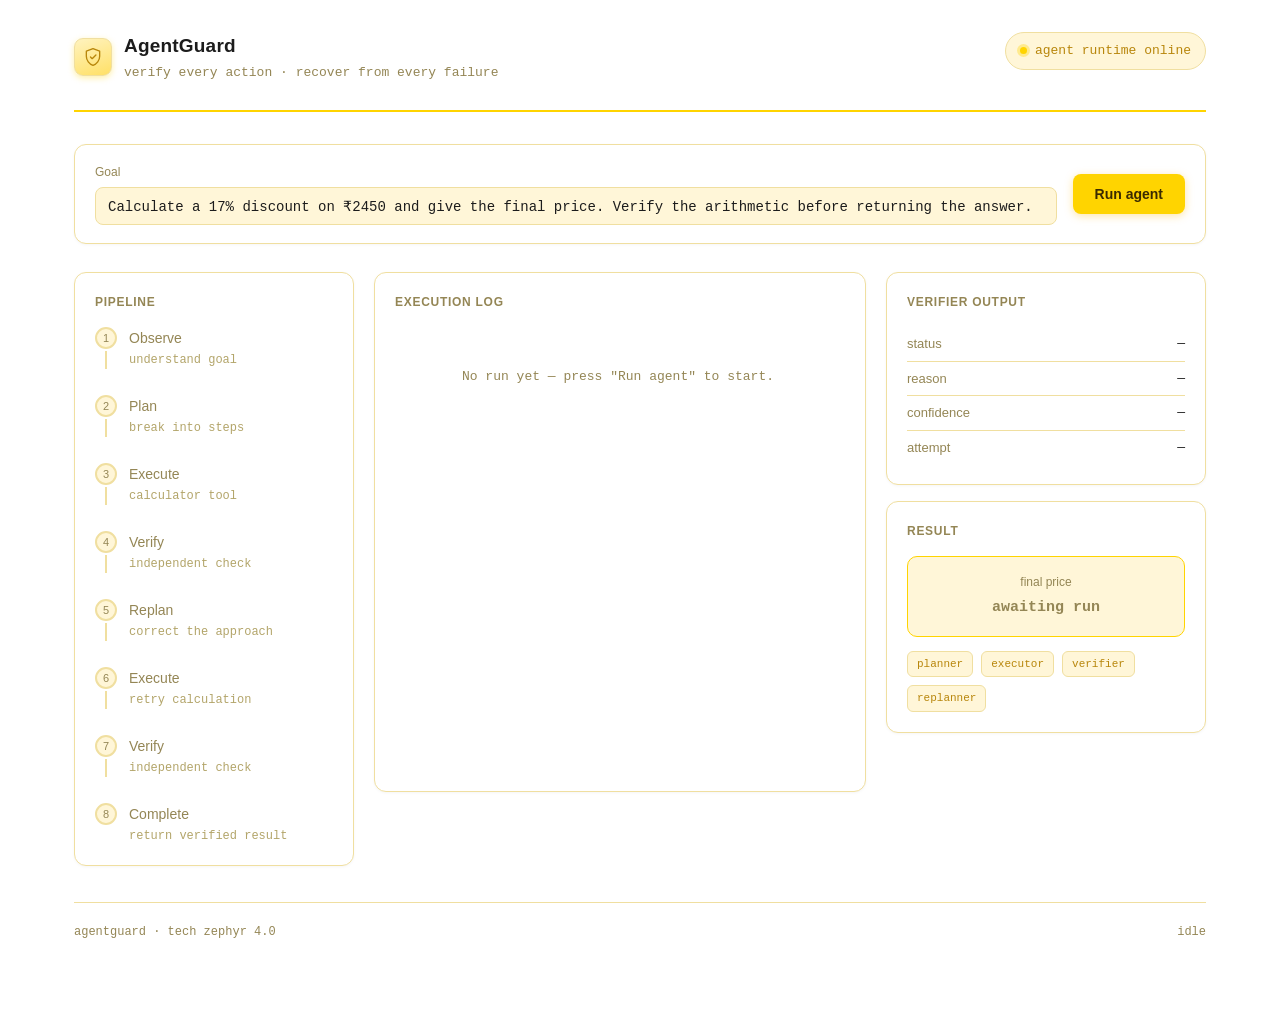
<file: agentguard.html>
<!DOCTYPE html>
<html lang="en">
<head>
<meta charset="UTF-8">
<meta name="viewport" content="width=device-width, initial-scale=1.0">
<title>AgentGuard — Verification & Recovery for AI Agents</title>
<style>
  :root{
    --bg:#ffffff;
    --panel:#ffffff;
    --panel-2:#fff6d8;      /* pale yellow tint */
    --line:#f0dfa0;         /* soft yellow-gray border */
    --text:#1c1c1c;
    --muted:#948655;
    --accent:#b8860b;       /* dark gold — verified / success text-safe */
    --accent-bg:#ffd400;    /* bright yellow — backgrounds/buttons */
    --signal:#c77800;       /* amber — active / in-progress text-safe */
    --signal-bg:#ffb300;    /* bright amber-yellow — active glow */
    --warn:#e07b00;         /* orange-amber — replan */
    --fail:#d32f2f;         /* red — fail (semantic, kept distinct) */
    --mono:"IBM Plex Mono","SFMono-Regular",Consolas,monospace;
    --sans:"IBM Plex Sans","Segoe UI",sans-serif;
  }

  *{box-sizing:border-box;}
  html,body{margin:0;padding:0;}
  body{
    background:var(--bg);
    color:var(--text);
    font-family:var(--sans);
    line-height:1.5;
    -webkit-font-smoothing:antialiased;
  }

  a{color:inherit;}

  .wrap{
    max-width:1180px;
    margin:0 auto;
    padding:32px 24px 80px;
  }

  /* ---------- Header ---------- */
  header{
    display:flex;
    align-items:flex-start;
    justify-content:space-between;
    gap:24px;
    padding-bottom:28px;
    border-bottom:2px solid var(--accent-bg);
    margin-bottom:32px;
    flex-wrap:wrap;
  }
  .brand{
    display:flex;
    align-items:center;
    gap:12px;
  }
  .brand-mark{
    width:38px;height:38px;
    border-radius:9px;
    background:linear-gradient(160deg,#fff3bf,#ffe066);
    border:1px solid var(--line);
    display:flex;align-items:center;justify-content:center;
    position:relative;
    flex-shrink:0;
    box-shadow:0 2px 6px rgba(255,212,0,0.35);
  }
  .brand-mark svg{width:20px;height:20px;}
  .brand h1{
    font-size:19px;
    margin:0;
    letter-spacing:0.2px;
    font-weight:600;
  }
  .brand p{
    margin:2px 0 0;
    font-size:13px;
    color:var(--muted);
    font-family:var(--mono);
  }
  .status-pill{
    display:flex;
    align-items:center;
    gap:8px;
    background:var(--panel-2);
    border:1px solid var(--line);
    padding:8px 14px;
    border-radius:20px;
    font-size:13px;
    font-family:var(--mono);
    color:var(--accent);
    white-space:nowrap;
  }
  .status-pill .dot{
    width:7px;height:7px;border-radius:50%;
    background:var(--accent-bg);
    box-shadow:0 0 0 3px rgba(255,212,0,0.35);
  }

  /* ---------- Goal bar ---------- */
  .goal-bar{
    background:var(--panel);
    border:1px solid var(--line);
    border-radius:12px;
    padding:18px 20px;
    display:flex;
    gap:16px;
    align-items:center;
    margin-bottom:28px;
    flex-wrap:wrap;
    box-shadow:0 1px 3px rgba(0,0,0,0.04);
  }
  .goal-bar label{
    font-size:12px;
    color:var(--muted);
    display:block;
    margin-bottom:6px;
  }
  .goal-input-group{
    flex:1;
    min-width:260px;
  }
  .goal-bar input[type=text]{
    width:100%;
    background:var(--panel-2);
    border:1px solid var(--line);
    color:var(--text);
    font-family:var(--mono);
    font-size:14px;
    padding:10px 12px;
    border-radius:8px;
    outline:none;
  }
  .goal-bar input[type=text]:focus{
    border-color:var(--accent-bg);
    box-shadow:0 0 0 3px rgba(255,212,0,0.25);
  }
  .run-btn{
    background:var(--accent-bg);
    color:#3a2a00;
    border:none;
    font-weight:700;
    font-size:14px;
    padding:12px 22px;
    border-radius:8px;
    cursor:pointer;
    font-family:var(--sans);
    transition:filter .15s ease, transform .1s ease;
    flex-shrink:0;
    box-shadow:0 2px 8px rgba(255,180,0,0.35);
  }
  .run-btn:hover{filter:brightness(1.06);}
  .run-btn:active{transform:scale(0.98);}
  .run-btn:disabled{
    background:var(--line);
    color:var(--muted);
    cursor:not-allowed;
    box-shadow:none;
  }

  /* ---------- Main grid ---------- */
  .grid{
    display:grid;
    grid-template-columns:280px 1fr 320px;
    gap:20px;
    align-items:start;
  }
  @media (max-width:980px){
    .grid{grid-template-columns:1fr;}
  }

  .panel{
    background:var(--panel);
    border:1px solid var(--line);
    border-radius:12px;
    padding:20px;
    box-shadow:0 1px 3px rgba(0,0,0,0.04);
  }
  .panel h2{
    font-size:12px;
    text-transform:uppercase;
    letter-spacing:0.06em;
    color:var(--muted);
    margin:0 0 16px;
    font-weight:600;
  }

  /* ---------- Pipeline (left) ---------- */
  .pipeline-step{
    display:flex;
    gap:12px;
    position:relative;
    padding-bottom:26px;
  }
  .pipeline-step:last-child{padding-bottom:0;}
  .pipeline-step .rail{
    display:flex;
    flex-direction:column;
    align-items:center;
    flex-shrink:0;
  }
  .pipeline-step .node{
    width:22px;height:22px;
    border-radius:50%;
    border:2px solid var(--line);
    background:var(--panel-2);
    display:flex;align-items:center;justify-content:center;
    font-size:11px;
    color:var(--muted);
    transition:all .25s ease;
    z-index:1;
  }
  .pipeline-step .stem{
    width:2px;
    flex:1;
    background:var(--line);
    margin-top:2px;
    transition:background .25s ease;
  }
  .pipeline-step .label{
    padding-top:1px;
  }
  .pipeline-step .label .name{
    font-size:14px;
    font-weight:500;
    color:var(--muted);
    transition:color .25s ease;
  }
  .pipeline-step .label .sub{
    font-size:12px;
    color:#b3a56a;
    font-family:var(--mono);
    margin-top:2px;
  }

  .pipeline-step.done .node{border-color:var(--accent-bg); background:#fff3bf; color:var(--accent);}
  .pipeline-step.done .stem{background:var(--accent-bg);}
  .pipeline-step.done .label .name{color:var(--text);}

  .pipeline-step.active .node{border-color:var(--signal-bg); background:#fff0cf; color:var(--signal); animation:pulse 1.1s infinite;}
  .pipeline-step.active .label .name{color:var(--text);}

  .pipeline-step.fail .node{border-color:var(--fail); background:#fdecea; color:var(--fail);}
  .pipeline-step.fail .stem{background:var(--fail);}
  .pipeline-step.fail .label .name{color:var(--fail);}

  .pipeline-step.warn .node{border-color:var(--warn); background:#fff0dc; color:var(--warn); animation:pulse 1.1s infinite;}
  .pipeline-step.warn .stem{background:var(--warn);}
  .pipeline-step.warn .label .name{color:var(--text);}

  @keyframes pulse{
    0%{box-shadow:0 0 0 0 rgba(255,179,0,0.4);}
    70%{box-shadow:0 0 0 7px rgba(255,179,0,0);}
    100%{box-shadow:0 0 0 0 rgba(255,179,0,0);}
  }

  /* ---------- Center: execution log ---------- */
  .log-panel{
    min-height:520px;
    display:flex;
    flex-direction:column;
  }
  .log-scroll{
    flex:1;
    overflow-y:auto;
    max-height:460px;
    padding-right:4px;
  }
  .log-line{
    display:grid;
    grid-template-columns:70px 90px 1fr;
    gap:10px;
    align-items:baseline;
    font-family:var(--mono);
    font-size:13px;
    padding:9px 0;
    border-bottom:1px solid var(--line);
    animation:fadeIn .35s ease;
  }
  .log-line:last-child{border-bottom:none;}
  @keyframes fadeIn{
    from{opacity:0; transform:translateY(-3px);}
    to{opacity:1; transform:translateY(0);}
  }
  .log-time{color:#b3a56a;}
  .log-tag{
    font-weight:700;
    letter-spacing:0.03em;
  }
  .log-tag.OBSERVE{color:var(--muted);}
  .log-tag.PLAN{color:var(--signal);}
  .log-tag.EXECUTE{color:#a8790a;}
  .log-tag.VERIFY{color:var(--accent);}
  .log-tag.VERIFY.fail{color:var(--fail);}
  .log-tag.REPLAN{color:var(--warn);}
  .log-tag.COMPLETE{color:var(--accent);}
  .log-msg{color:var(--text);}
  .log-msg .dim{color:var(--muted);}

  .empty-log{
    color:var(--muted);
    font-family:var(--mono);
    font-size:13px;
    padding:40px 0;
    text-align:center;
  }

  /* ---------- Right: verifier + result ---------- */
  .verifier-card{
    margin-bottom:16px;
  }
  .verifier-card .field{
    display:flex;
    justify-content:space-between;
    font-size:13px;
    padding:7px 0;
    border-bottom:1px solid var(--line);
  }
  .verifier-card .field:last-child{border-bottom:none;}
  .verifier-card .field .k{color:var(--muted);}
  .verifier-card .field .v{font-family:var(--mono);}
  .v.pass{color:var(--accent);}
  .v.fail{color:var(--fail);}

  .result-box{
    background:var(--panel-2);
    border:1px solid var(--accent-bg);
    border-radius:10px;
    padding:16px;
    text-align:center;
  }
  .result-box .rlabel{
    font-size:12px;
    color:var(--muted);
    margin-bottom:6px;
  }
  .result-box .rvalue{
    font-size:26px;
    font-weight:700;
    font-family:var(--mono);
    color:var(--accent);
  }
  .result-box .rvalue.pending{
    color:var(--muted);
    font-size:15px;
  }

  .badge-row{
    display:flex;
    gap:8px;
    margin-top:14px;
    flex-wrap:wrap;
  }
  .badge{
    font-size:11px;
    font-family:var(--mono);
    color:var(--accent);
    background:var(--panel-2);
    border:1px solid var(--line);
    padding:4px 9px;
    border-radius:6px;
  }

  footer{
    margin-top:36px;
    padding-top:20px;
    border-top:1px solid var(--line);
    display:flex;
    justify-content:space-between;
    flex-wrap:wrap;
    gap:12px;
    font-size:12px;
    color:var(--muted);
    font-family:var(--mono);
  }
</style>
</head>
<body>
<div class="wrap">

  <header>
    <div class="brand">
      <div class="brand-mark">
        <svg viewBox="0 0 24 24" fill="none" xmlns="http://www.w3.org/2000/svg">
          <path d="M12 2L4 5V11C4 16 7.5 20.5 12 22C16.5 20.5 20 16 20 11V5L12 2Z" stroke="#b8860b" stroke-width="1.6" stroke-linejoin="round"/>
          <path d="M9 12L11 14L15.5 9.5" stroke="#b8860b" stroke-width="1.6" stroke-linecap="round" stroke-linejoin="round"/>
        </svg>
      </div>
      <div>
        <h1>AgentGuard</h1>
        <p>verify every action · recover from every failure</p>
      </div>
    </div>
    <div class="status-pill"><span class="dot"></span> agent runtime online</div>
  </header>

  <div class="goal-bar">
    <div class="goal-input-group">
      <label for="goalInput">Goal</label>
      <input id="goalInput" type="text" value="Calculate a 17% discount on ₹2450 and give the final price. Verify the arithmetic before returning the answer." />
    </div>
    <button class="run-btn" id="runBtn" onclick="runDemo()">Run agent</button>
  </div>

  <div class="grid">

    <!-- LEFT: pipeline -->
    <div class="panel">
      <h2>Pipeline</h2>
      <div id="pipeline"></div>
    </div>

    <!-- CENTER: log -->
    <div class="panel log-panel">
      <h2>Execution log</h2>
      <div class="log-scroll" id="logScroll">
        <div class="empty-log" id="emptyLog">No run yet — press "Run agent" to start.</div>
      </div>
    </div>

    <!-- RIGHT: verifier + result -->
    <div>
      <div class="panel verifier-card">
        <h2>Verifier output</h2>
        <div class="field"><span class="k">status</span><span class="v" id="vStatus">—</span></div>
        <div class="field"><span class="k">reason</span><span class="v" id="vReason" style="text-align:right; max-width:170px;">—</span></div>
        <div class="field"><span class="k">confidence</span><span class="v" id="vConf">—</span></div>
        <div class="field"><span class="k">attempt</span><span class="v" id="vAttempt">—</span></div>
      </div>

      <div class="panel">
        <h2>Result</h2>
        <div class="result-box">
          <div class="rlabel">final price</div>
          <div class="rvalue pending" id="resultValue">awaiting run</div>
        </div>
        <div class="badge-row">
          <span class="badge">planner</span>
          <span class="badge">executor</span>
          <span class="badge">verifier</span>
          <span class="badge">replanner</span>
        </div>
      </div>
    </div>

  </div>

  <footer>
    <span>agentguard · tech zephyr 4.0</span>
    <span id="runClock">idle</span>
  </footer>

</div>

<script>
const steps = [
  {key:"observe",  name:"Observe",  sub:"understand goal"},
  {key:"plan",     name:"Plan",     sub:"break into steps"},
  {key:"execute1", name:"Execute",  sub:"calculator tool"},
  {key:"verify1",  name:"Verify",   sub:"independent check"},
  {key:"replan",   name:"Replan",   sub:"correct the approach"},
  {key:"execute2", name:"Execute",  sub:"retry calculation"},
  {key:"verify2",  name:"Verify",   sub:"independent check"},
  {key:"complete", name:"Complete", sub:"return verified result"},
];

const pipelineEl = document.getElementById("pipeline");
function renderPipeline(){
  pipelineEl.innerHTML = steps.map((s,i) => `
    <div class="pipeline-step" id="step-${s.key}">
      <div class="rail">
        <div class="node" id="node-${s.key}">${i+1}</div>
        ${i < steps.length-1 ? '<div class="stem" id="stem-'+s.key+'"></div>' : ''}
      </div>
      <div class="label">
        <div class="name">${s.name}</div>
        <div class="sub">${s.sub}</div>
      </div>
    </div>
  `).join("");
}
renderPipeline();

function setStepState(key, state){
  const el = document.getElementById("step-"+key);
  el.classList.remove("done","active","fail","warn");
  if(state) el.classList.add(state);
}

const logScroll = document.getElementById("logScroll");
const emptyLog = document.getElementById("emptyLog");

function logLine(time, tag, tagClass, html){
  if(emptyLog) emptyLog.remove();
  const row = document.createElement("div");
  row.className = "log-line";
  row.innerHTML = `<span class="log-time">${time}</span><span class="log-tag ${tagClass||tag}">${tag}</span><span class="log-msg">${html}</span>`;
  logScroll.appendChild(row);
  logScroll.scrollTop = logScroll.scrollHeight;
}

function nowStamp(){
  const d = new Date();
  return d.toTimeString().slice(0,8);
}

function wait(ms){ return new Promise(r => setTimeout(r, ms)); }

const runBtn = document.getElementById("runBtn");
const clock = document.getElementById("runClock");
const resultValue = document.getElementById("resultValue");
const vStatus = document.getElementById("vStatus");
const vReason = document.getElementById("vReason");
const vConf = document.getElementById("vConf");
const vAttempt = document.getElementById("vAttempt");

async function runDemo(){
  runBtn.disabled = true;
  runBtn.textContent = "Running…";
  clock.textContent = "run in progress";
  logScroll.innerHTML = "";
  steps.forEach(s => setStepState(s.key, null));
  resultValue.className = "rvalue pending";
  resultValue.textContent = "awaiting run";
  vStatus.textContent = "—"; vStatus.className = "v";
  vReason.textContent = "—";
  vConf.textContent = "—";
  vAttempt.textContent = "—";

  // OBSERVE
  setStepState("observe","active");
  await wait(500);
  logLine(nowStamp(),"OBSERVE","OBSERVE","Goal received: <span class='dim'>17% discount on ₹2450</span>");
  setStepState("observe","done");

  // PLAN
  setStepState("plan","active");
  await wait(600);
  logLine(nowStamp(),"PLAN","PLAN","3 execution steps created by Planner Agent");
  setStepState("plan","done");

  // EXECUTE 1 (intentional wrong result, per the doc's demo)
  setStepState("execute1","active");
  await wait(650);
  logLine(nowStamp(),"EXECUTE","EXECUTE","Executor called calculator tool → result <span class='dim'>₹2085.75</span>");
  setStepState("execute1","done");

  // VERIFY 1 — fails
  setStepState("verify1","active");
  await wait(700);
  vStatus.textContent = "FAILED"; vStatus.className = "v fail";
  vReason.textContent = "Discount % misapplied";
  vConf.textContent = "0.97";
  vAttempt.textContent = "1 of 2";
  logLine(nowStamp(),"VERIFY","VERIFY fail","Result failed verification — discount calculation incorrect");
  setStepState("verify1","fail");

  // REPLAN
  setStepState("replan","warn");
  await wait(700);
  logLine(nowStamp(),"REPLAN","REPLAN","Replanner generated corrected calculation strategy");
  setStepState("replan","done");

  // EXECUTE 2
  setStepState("execute2","active");
  await wait(650);
  logLine(nowStamp(),"EXECUTE","EXECUTE","Executor called calculator tool again → result <span class='dim'>₹2033.50</span>");
  setStepState("execute2","done");

  // VERIFY 2 — passes
  setStepState("verify2","active");
  await wait(700);
  vStatus.textContent = "PASSED"; vStatus.className = "v pass";
  vReason.textContent = "Calculation independently verified";
  vConf.textContent = "0.99";
  vAttempt.textContent = "2 of 2";
  logLine(nowStamp(),"VERIFY","VERIFY","Result verified successfully");
  setStepState("verify2","done");

  // COMPLETE
  setStepState("complete","active");
  await wait(500);
  logLine(nowStamp(),"COMPLETE","COMPLETE","Final answer generated — <span class='dim'>only a verified result reaches the user</span>");
  setStepState("complete","done");

  resultValue.className = "rvalue";
  resultValue.textContent = "₹2033.50";

  clock.textContent = "run complete";
  runBtn.disabled = false;
  runBtn.textContent = "Run agent";
}
</script>
</body>
</html>
</file>
